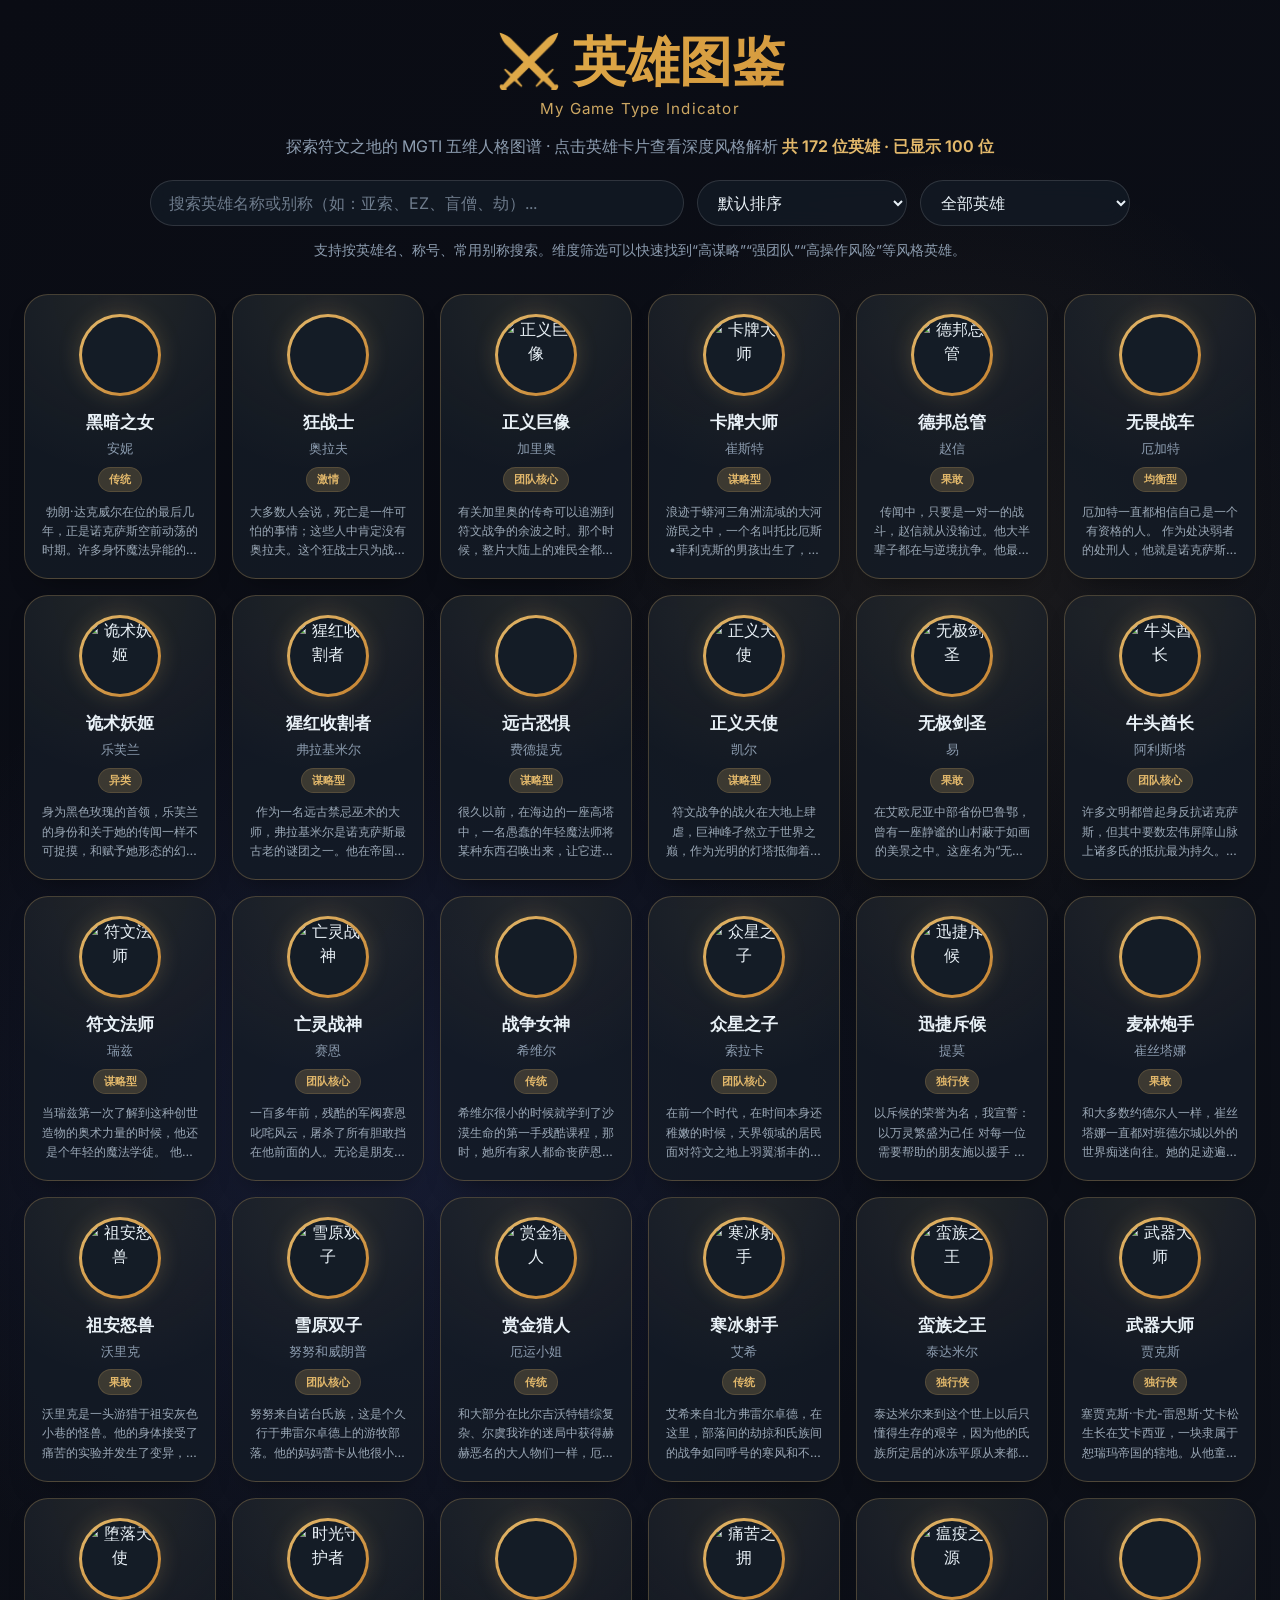
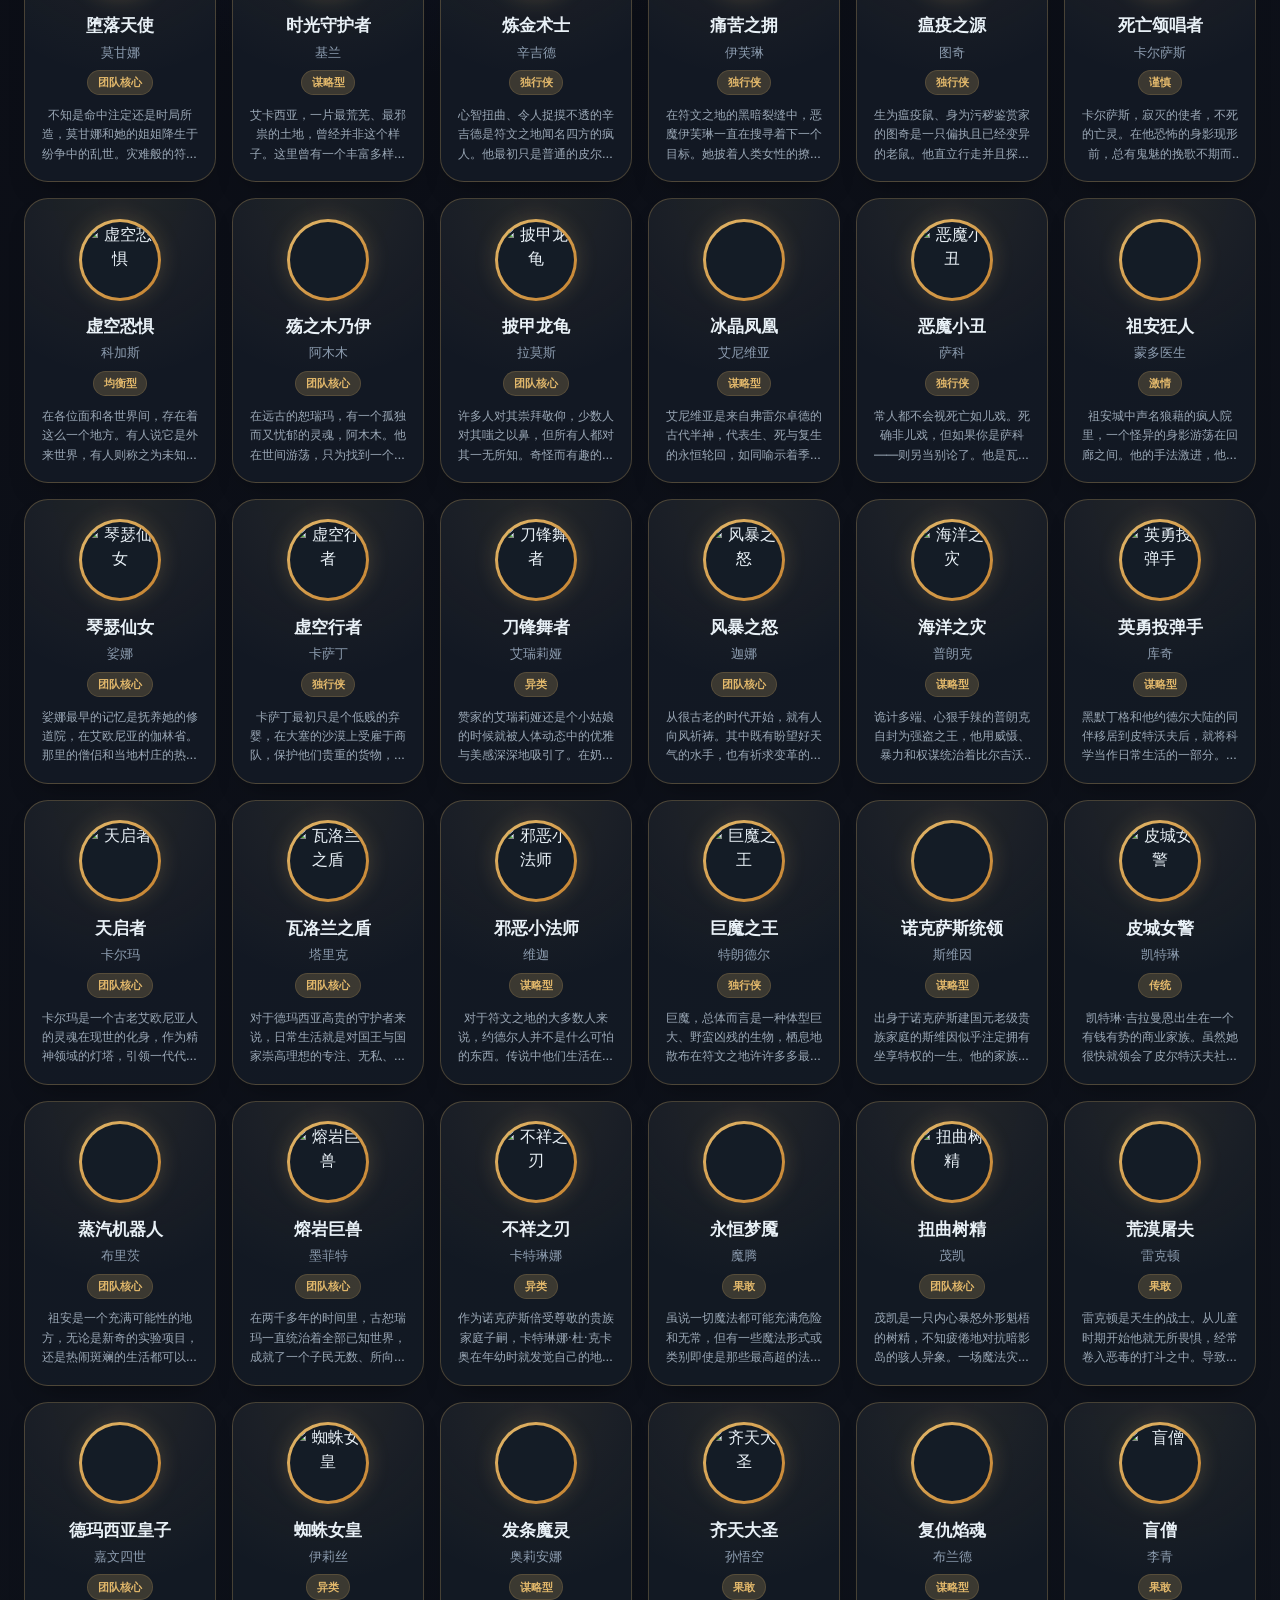
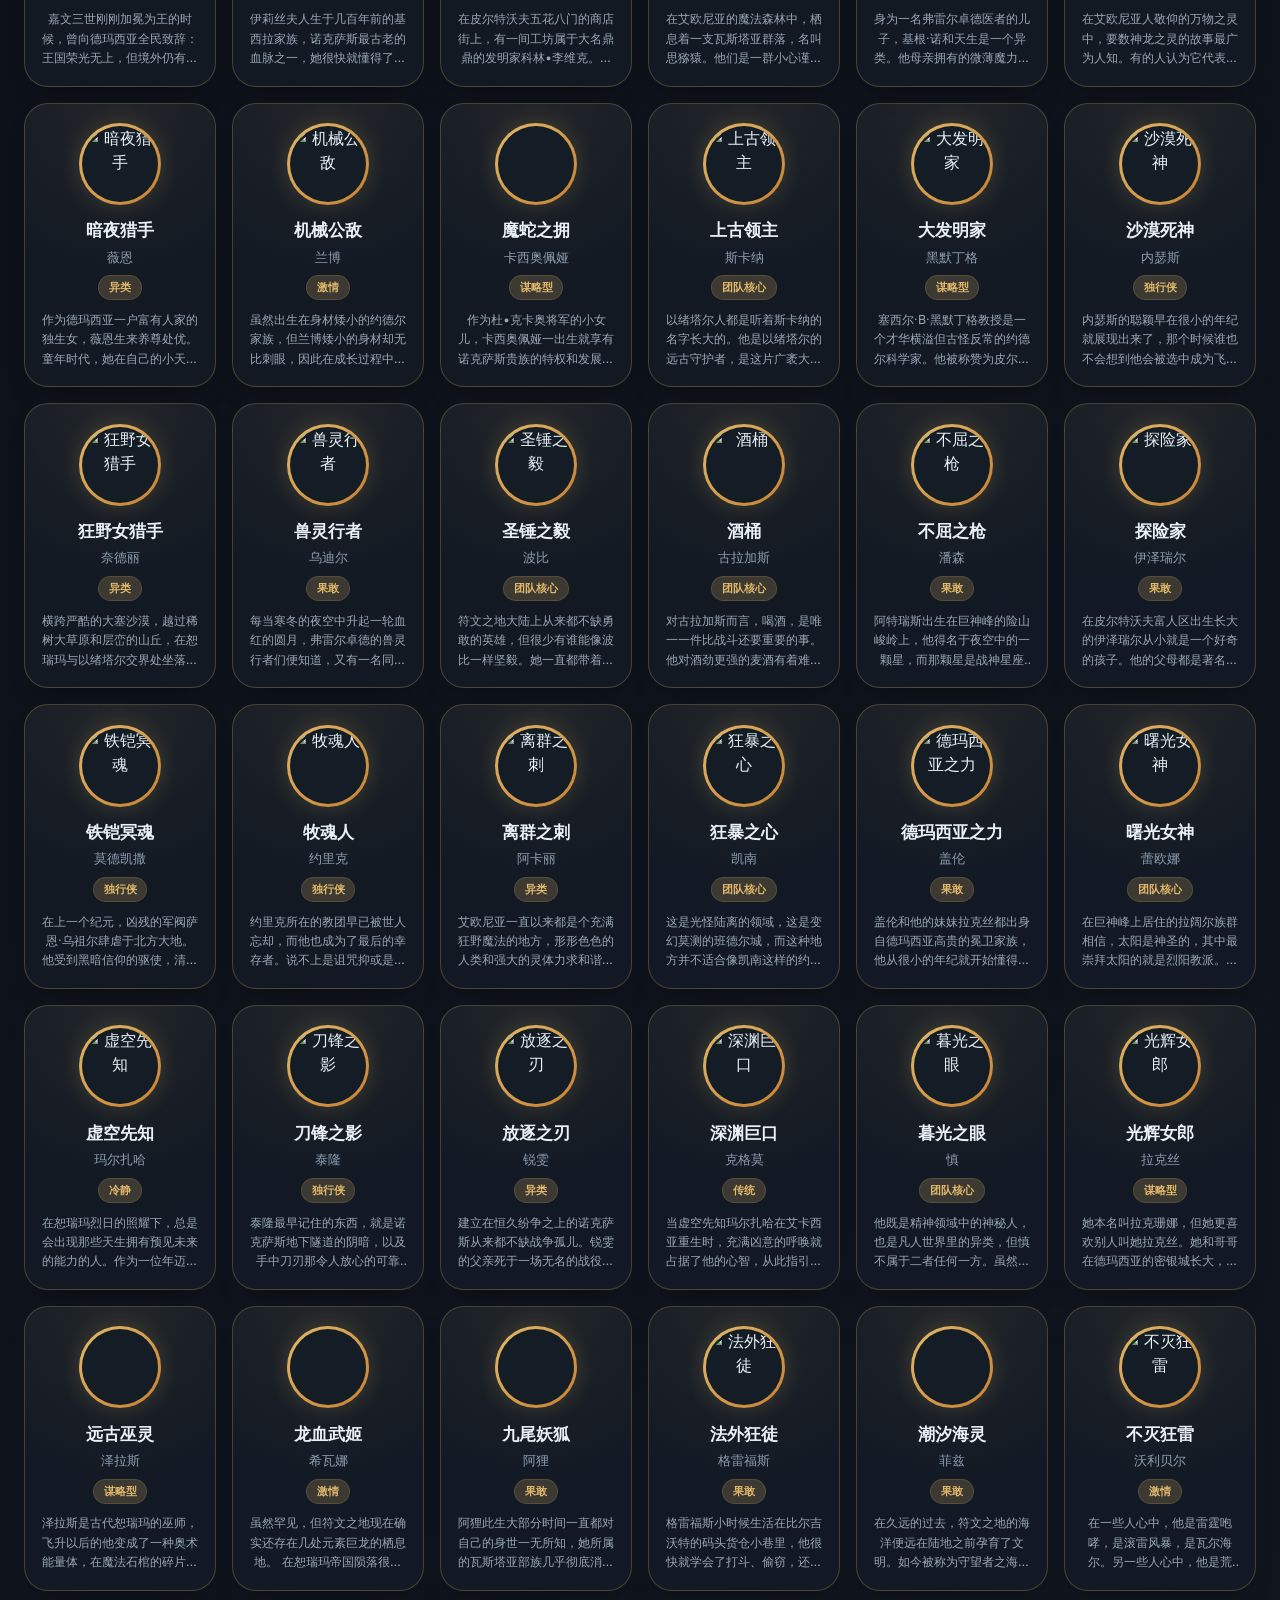
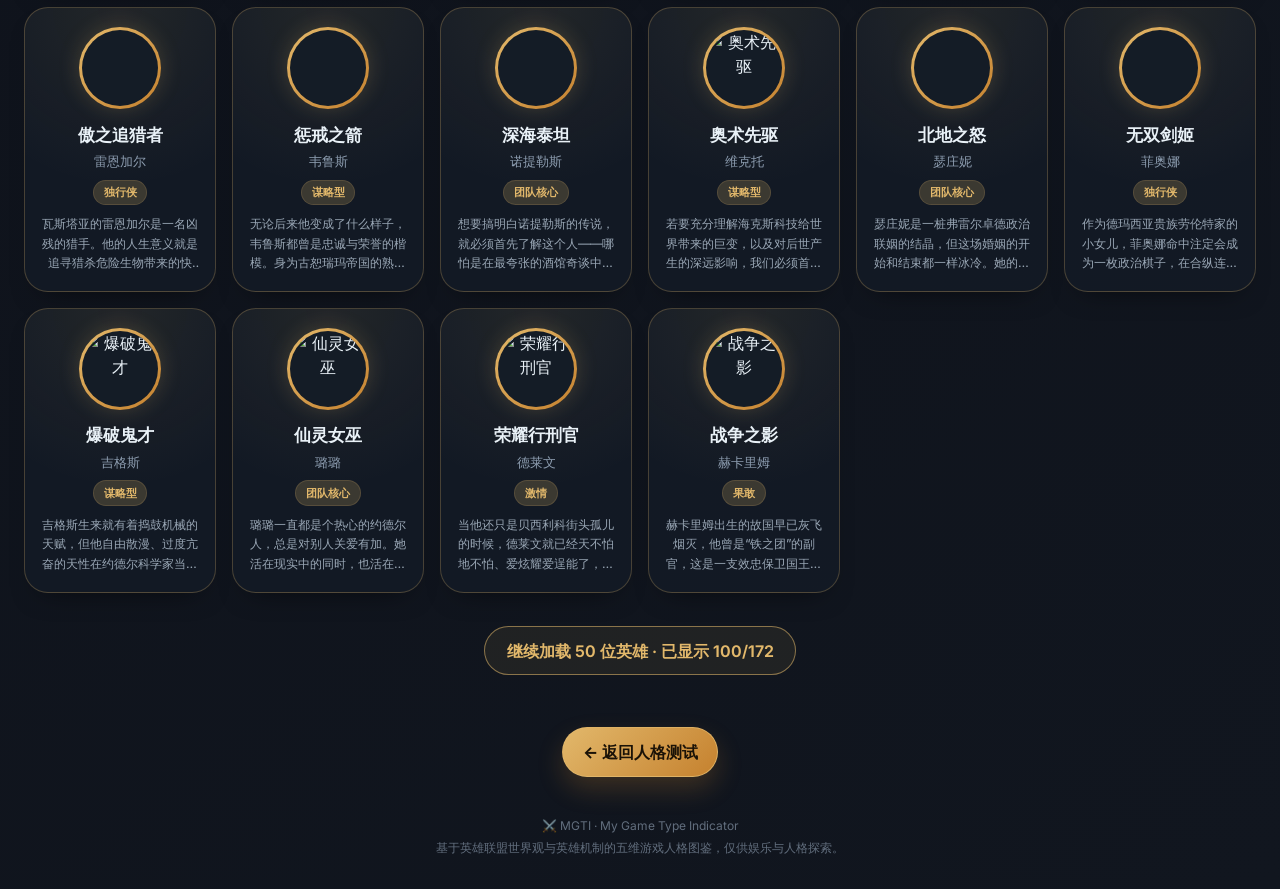
<file: catalog.html>
<!DOCTYPE html>
<html lang="zh-CN">

<head>
  <meta charset="UTF-8">
  <meta name="viewport" content="width=device-width, initial-scale=1.0, viewport-fit=cover, user-scalable=yes">
  <meta name="description"
    content="英雄联盟 MGTI 英雄图鉴 - 基于 My Game Type Indicator 五维游戏人格体系，探索符文之地英雄的战术风格、团队角色、情绪反应、决策速度与英雄偏好。">
  <meta name="keywords" content="英雄联盟,MGTI,My Game Type Indicator,人格测试,英雄图鉴,本命英雄,符文之地,游戏人格,LOL英雄图鉴,英雄风格筛选">
  <meta name="author" content="MGTI Project">
  <meta name="robots" content="index,follow">
  <meta name="theme-color" content="#0a0c14">
  <meta name="color-scheme" content="dark light">
  <meta name="format-detection" content="telephone=no">

  <meta property="og:site_name" content="MGTI · My Game Type Indicator">
  <meta property="og:title" content="英雄图鉴 · MGTI · 探索人格与英雄的共鸣">
  <meta property="og:description" content="查看英雄联盟英雄的 MGTI 五维人格画像，按 TAC / TEA / EMO / DEC / PRE 筛选英雄风格。">
  <meta property="og:type" content="website">
  <meta property="og:locale" content="zh_CN">
  <meta property="og:url" content="/MGTI/catalog.html">
  <meta property="og:image" content="/MGTI/assets/og/mgti-og.png">
  <meta property="og:image:width" content="1200">
  <meta property="og:image:height" content="630">
  <meta property="og:image:alt" content="MGTI 英雄联盟五维英雄图鉴封面图">

  <meta name="twitter:card" content="summary_large_image">
  <meta name="twitter:title" content="MGTI · 英雄图鉴">
  <meta name="twitter:description" content="查看英雄五维画像，筛选与你风格接近的英雄。">
  <meta name="twitter:image" content="/MGTI/assets/og/mgti-og.png">

  <title>英雄图鉴 · MGTI · 探索人格与英雄的共鸣</title>

  <link rel="canonical" href="/MGTI/catalog.html">
  <link rel="manifest" href="manifest.json">
  <link rel="icon" type="image/png" sizes="192x192" href="assets/icons/icon-192.png">
  <link rel="apple-touch-icon" href="assets/icons/icon-192.png">
  <link rel="stylesheet" href="frontend/css/style.css">
  <link rel="preconnect" href="https://fonts.googleapis.com">
  <link rel="preconnect" href="https://fonts.gstatic.com" crossorigin>
  <link
    href="https://fonts.googleapis.com/css2?family=Inter:opsz,wght@14..32,300;14..32,400;14..32,600;14..32,700;14..32,800&display=swap"
    rel="stylesheet">

  <script src="frontend/js/config.js" defer></script>
  <script src="frontend/js/data.js" defer></script>
  <script src="frontend/js/catalog.js" defer></script>
</head>

<body data-page="catalog">
  <div class="app-container catalog-page">
    <header class="catalog-header">
      <h1>⚔️ 英雄图鉴</h1>
      <div class="mgti-subtitle">My Game Type Indicator</div>
      <p>
        探索符文之地的 MGTI 五维人格图谱 · 点击英雄卡片查看深度风格解析
        <span class="result-count" aria-live="polite"></span>
      </p>

      <div class="filter-bar" role="search" aria-label="英雄筛选与排序">
        <input type="text" id="search-input" class="search-input" placeholder="搜索英雄名称或别称（如：亚索、EZ、盲僧、劫）..."
          autocomplete="off" aria-label="搜索英雄名称或别称" inputmode="search">

        <select id="sort-filter" class="sort-filter" aria-label="选择英雄排序维度">
          <option value="default">默认排序</option>
          <option value="dominant">风格鲜明度</option>
          <option value="TAC">战术风格</option>
          <option value="TEA">团队角色</option>
          <option value="EMO">情绪反应</option>
          <option value="DEC">决策速度</option>
          <option value="PRE">英雄偏好</option>
        </select>

        <select id="dim-filter" class="dim-filter sort-filter" aria-label="按 MGTI 维度倾向筛选英雄">
          <option value="all">全部英雄</option>
          <option value="balanced">五维均衡型</option>
          <option value="extreme">风格鲜明型</option>
          <option value="TAC_high">战术风格｜谋略型 &gt; +0.5</option>
          <option value="TAC_low">战术风格｜直觉型 &lt; -0.5</option>
          <option value="TEA_high">团队角色｜团队核心 &gt; +0.5</option>
          <option value="TEA_low">团队角色｜独行侠 &lt; -0.5</option>
          <option value="EMO_high">情绪反应｜激情型 &gt; +0.5</option>
          <option value="EMO_low">情绪反应｜冷静型 &lt; -0.5</option>
          <option value="DEC_high">决策速度｜果敢型 &gt; +0.5</option>
          <option value="DEC_low">决策速度｜谨慎型 &lt; -0.5</option>
          <option value="PRE_high">英雄偏好｜高风险型 &gt; +0.5</option>
          <option value="PRE_low">英雄偏好｜传统型 &lt; -0.5</option>
        </select>
      </div>

      <div class="catalog-hint" style="margin-top: 0.9rem; color: #8d9db0; font-size: 0.85rem; line-height: 1.6;">
        支持按英雄名、称号、常用别称搜索。维度筛选可以快速找到“高谋略”“强团队”“高操作风险”等风格英雄。
      </div>
    </header>

    <main>
      <section id="champion-grid" class="champion-grid" aria-live="polite" aria-label="英雄图鉴列表">
        <div class="loading">✨ 正在召唤英雄，请稍候...</div>
      </section>

      <div class="back-home">
        <a href="index.html" class="btn-primary" data-track="back_to_test">← 返回人格测试</a>
      </div>
    </main>

    <footer class="catalog-footer" style="text-align: center; margin-top: 2.5rem; font-size: 0.75rem; opacity: 0.65;">
      <p>⚔️ MGTI · My Game Type Indicator</p>
      <p>基于英雄联盟世界观与英雄机制的五维游戏人格图鉴，仅供娱乐与人格探索。</p>
    </footer>
  </div>

  <noscript>
    <div style="padding: 1rem; text-align: center; color: #e2b86b;">
      本页面需要启用 JavaScript 才能加载英雄图鉴。
    </div>
  </noscript>

  <script>
    (function registerMGTIServiceWorker() {
      if (!("serviceWorker" in navigator)) return;
      if (window.location.protocol === "file:") return;

      window.addEventListener("load", function () {
        navigator.serviceWorker.register("./sw.js").catch(function (error) {
          console.warn("[MGTI] Service Worker 注册失败：", error);
        });
      });
    })();
  </script>
</body>

</html>
</file>
<file: frontend/css/style.css>
/* =========================================================
   MGTI · My Game Type Indicator
   英雄联盟五维游戏人格测试
   Global Style Sheet
   Updated: contrast / loading / mobile touch / share / future UI states
   ========================================================= */

/* ==================== CSS Variables ==================== */
:root {
  --bg-0: #070a11;
  --bg-1: #0a0c14;
  --bg-2: #11161f;
  --bg-3: #141c26;
  --bg-4: #1b2633;

  /* 卡片区分度增强：低亮度屏幕下也能看出层级 */
  --card-bg: rgba(30, 38, 48, 0.92);
  --card-bg-soft: rgba(30, 38, 48, 0.7);
  --card-border: rgba(226, 184, 107, 0.25);
  --card-border-strong: rgba(226, 184, 107, 0.54);
  --card-glow: rgba(226, 184, 107, 0.16);
  --surface-hover: rgba(255, 255, 255, 0.075);
  --surface-active: rgba(226, 184, 107, 0.18);

  --text-main: #e9f1f7;
  --text-sub: #c0cfdf;
  --text-muted: #8d9db0;
  --text-faint: #667386;

  --gold: #e2b86b;
  --gold-strong: #f0c45a;
  --gold-dark: #c5812e;
  --gold-soft: rgba(226, 184, 107, 0.2);
  --gold-soft-2: rgba(226, 184, 107, 0.12);

  --blue-soft: rgba(80, 100, 200, 0.15);
  --danger: #ff6b6b;
  --danger-soft: rgba(255, 107, 107, 0.14);
  --success: #7ddc9b;
  --success-soft: rgba(125, 220, 155, 0.14);
  --info: #8fb9ff;
  --info-soft: rgba(143, 185, 255, 0.13);

  --shadow-soft: 0 20px 35px -12px rgba(0, 0, 0, 0.45);
  --shadow-strong: 0 28px 60px rgba(0, 0, 0, 0.55);

  --radius-sm: 12px;
  --radius-md: 18px;
  --radius-lg: 24px;
  --radius-xl: 32px;
  --radius-pill: 999px;

  --container-width: 1280px;
  --content-width: 740px;

  --ease-out: cubic-bezier(0.2, 0.9, 0.4, 1.1);
  --ease-soft: cubic-bezier(0.22, 1, 0.36, 1);
  --focus-ring: 0 0 0 4px rgba(226, 184, 107, 0.14);
}


/* ==================== Reset ==================== */
* {
  margin: 0;
  padding: 0;
  box-sizing: border-box;
}

html {
  min-height: 100%;
  scroll-behavior: smooth;
}

body {
  min-height: 100vh;
  font-family: "Inter", "PingFang SC", "Microsoft YaHei", "Helvetica Neue", Arial, sans-serif;
  background:
    radial-gradient(circle at 30% 20%, rgba(80, 100, 200, 0.16), transparent 34rem),
    radial-gradient(circle at 75% 10%, rgba(226, 184, 107, 0.08), transparent 26rem),
    linear-gradient(145deg, var(--bg-1) 0%, var(--bg-2) 100%);
  color: var(--text-main);
  line-height: 1.5;
  overflow-x: hidden;
}

img {
  max-width: 100%;
  display: block;
}

button,
input,
select,
textarea {
  font: inherit;
}

button,
a {
  -webkit-tap-highlight-color: transparent;
}

a {
  color: inherit;
}

::selection {
  background: rgba(226, 184, 107, 0.35);
  color: #fff;
}

/* ==================== Layout ==================== */
.app-container {
  max-width: var(--container-width);
  margin: 0 auto;
  padding: 2rem 1.5rem;
  position: relative;
}

.content-wrapper {
  position: relative;
  z-index: 2;
  max-width: var(--content-width);
  margin: 0 auto;
}

.view {
  width: 100%;
}

.view.active {
  display: block;
}

.hero-bg {
  position: fixed;
  inset: 0;
  background:
    radial-gradient(circle at 30% 20%, rgba(80, 100, 200, 0.15), transparent 70%),
    radial-gradient(circle at 70% 75%, rgba(226, 184, 107, 0.06), transparent 56%);
  pointer-events: none;
  z-index: 0;
  animation: bgPulse 12s ease-in-out infinite;
}

/* ==================== Brand ==================== */
.brand {
  text-align: center;
  margin-bottom: 2rem;
  animation: fadeInDown 0.6s ease;
}

.brand h1 {
  font-size: clamp(2.7rem, 8vw, 4.4rem);
  font-weight: 800;
  line-height: 1;
  background: linear-gradient(135deg, var(--gold-strong), var(--gold-dark));
  -webkit-background-clip: text;
  background-clip: text;
  color: transparent;
  letter-spacing: -0.05em;
  text-shadow: 0 0 30px rgba(226, 184, 107, 0.18);
}

.brand p {
  color: var(--text-muted);
  font-size: 1rem;
  margin-top: 0.55rem;
}

.brand-sub,
.mgti-subtitle {
  margin-top: 0.5rem;
  color: var(--gold);
  font-size: 0.95rem;
  letter-spacing: 0.08em;
  opacity: 0.9;
}

/* ==================== Cards ==================== */
.question-card,
.result-card {
  background: var(--card-bg);
  backdrop-filter: blur(14px);
  border-radius: var(--radius-xl);
  padding: 2rem 2rem 2.4rem;
  border: 1px solid var(--card-border);
  box-shadow: var(--shadow-soft);
  transition: transform 0.25s ease, border-color 0.25s ease, box-shadow 0.25s ease;
  animation: fadeInUp 0.5s var(--ease-out);
}

.question-card:hover,
.result-card:hover {
  border-color: var(--card-border-strong);
  box-shadow: 0 24px 48px -26px rgba(0, 0, 0, 0.72), 0 0 0 1px rgba(226, 184, 107, 0.04);
}

.intro-card {
  animation: fadeInUp 0.45s ease;
  text-align: left;
}

.loading {
  width: 100%;
  padding: 2rem 1rem;
  text-align: center;
  color: var(--gold);
  font-size: 1rem;
  opacity: 0.95;
}

.loading::before {
  content: "⚔️";
  display: inline-block;
  margin-right: 0.45rem;
  transform-origin: 50% 50%;
  animation: spin 1s linear infinite;
}

.champion-grid > .loading {
  grid-column: 1 / -1;
  min-height: 180px;
  display: flex;
  align-items: center;
  justify-content: center;
  border-radius: var(--radius-xl);
  border: 1px dashed rgba(226, 184, 107, 0.22);
  background: rgba(30, 38, 48, 0.52);
}

/* ==================== Progress ==================== */
.progress-wrap {
  margin-bottom: 1.4rem;
}

.progress-meta {
  display: flex;
  justify-content: space-between;
  align-items: center;
  margin-bottom: 0.6rem;
  color: var(--text-muted);
  font-size: 0.85rem;
}

.progress-bar-bg {
  width: 100%;
  height: 8px;
  background: rgba(255, 255, 255, 0.08);
  border-radius: var(--radius-pill);
  overflow: hidden;
}

.progress-bar-fill {
  height: 100%;
  background: linear-gradient(90deg, var(--gold), var(--gold-dark));
  border-radius: var(--radius-pill);
  transition: width 0.25s ease;
}

/* ==================== Question ==================== */
.dimension-pill {
  text-align: center;
  margin-bottom: 1rem;
}

.dimension-pill span {
  display: inline-flex;
  align-items: center;
  gap: 0.35rem;
  padding: 0.35rem 0.8rem;
  border-radius: var(--radius-pill);
  background: rgba(226, 184, 107, 0.14);
  border: 1px solid rgba(226, 184, 107, 0.35);
  color: var(--gold);
  font-size: 0.8rem;
}

.question-text {
  font-size: clamp(1.35rem, 4vw, 1.75rem);
  font-weight: 650;
  margin-bottom: 2rem;
  line-height: 1.35;
  text-align: left;
  text-wrap: pretty;
  color: var(--text-main);
}

.options-list {
  display: flex;
  flex-wrap: wrap;
  justify-content: center;
  gap: 0.8rem;
  margin-bottom: 2rem;
}

.option-btn {
  min-width: 104px;
  min-height: 48px;
  padding: 0.82rem 1.2rem;
  border-radius: 60px;
  border: 1px solid rgba(255, 255, 255, 0.15);
  background: rgba(255, 255, 255, 0.05);
  color: #eef4ff;
  font-size: 0.9rem;
  font-weight: 520;
  text-align: center;
  cursor: pointer;
  touch-action: manipulation;
  transition: transform 0.2s ease, background 0.2s ease, border-color 0.2s ease, box-shadow 0.2s ease;
}

.option-btn:hover {
  background: rgba(210, 180, 100, 0.2);
  border-color: var(--gold);
  transform: translateY(-2px);
  box-shadow: 0 10px 22px rgba(0, 0, 0, 0.22), var(--focus-ring);
}

.option-btn:focus-visible {
  outline: none;
  border-color: var(--gold);
  box-shadow: var(--focus-ring);
}

.option-btn.is-selected,
.option-btn[aria-pressed="true"] {
  background: linear-gradient(135deg, rgba(226, 184, 107, 0.25), rgba(197, 129, 46, 0.18));
  border-color: rgba(226, 184, 107, 0.75);
  color: #fff8e8;
}

.option-btn:active {
  transform: scale(0.96);
  background: rgba(210, 180, 100, 0.34);
}

.question-actions {
  display: flex;
  justify-content: center;
  gap: 0.8rem;
}

/* ==================== Buttons ==================== */
.btn-primary,
.btn-outline {
  display: inline-flex;
  align-items: center;
  justify-content: center;
  min-height: 44px;
  padding: 0.75rem 1.2rem;
  border-radius: var(--radius-pill);
  text-decoration: none;
  cursor: pointer;
  transition: transform 0.2s ease, background 0.2s ease, border-color 0.2s ease, box-shadow 0.2s ease, opacity 0.2s ease;
  user-select: none;
}

.btn-primary {
  border: 1px solid rgba(226, 184, 107, 0.82);
  background: linear-gradient(135deg, var(--gold), var(--gold-dark));
  color: #1a1207;
  font-weight: 750;
  box-shadow: 0 12px 26px rgba(197, 129, 46, 0.24);
}

.btn-primary:hover {
  transform: translateY(-2px);
  box-shadow: 0 16px 32px rgba(197, 129, 46, 0.3);
}

.btn-primary:focus-visible,
.btn-outline:focus-visible,
.search-input:focus-visible,
.sort-filter:focus-visible,
.dim-filter:focus-visible {
  outline: none;
  box-shadow: var(--focus-ring);
}

.btn-outline {
  border: 1px solid rgba(226, 184, 107, 0.55);
  background: rgba(226, 184, 107, 0.07);
  color: var(--gold);
  font-weight: 620;
}

.btn-outline:hover {
  transform: translateY(-2px);
  background: rgba(226, 184, 107, 0.16);
  border-color: rgba(226, 184, 107, 0.9);
}

.btn-primary:disabled,
.btn-outline:disabled,
button:disabled {
  opacity: 0.45;
  cursor: not-allowed;
  transform: none;
}

.nav-links {
  display: flex;
  justify-content: center;
  gap: 0.85rem;
  margin-top: 1.6rem;
  flex-wrap: wrap;
}

.back-home {
  display: flex;
  justify-content: center;
  margin-top: 2rem;
}

/* ==================== Result ==================== */
.result-content {
  animation: fadeInUp 0.45s var(--ease-soft);
  text-align: left;
}

.result-hero {
  text-align: center;
}

.hero-avatar-wrap {
  display: flex;
  justify-content: center;
  margin-bottom: 1rem;
}

.hero-avatar {
  width: 108px;
  height: 108px;
  object-fit: cover;
  border-radius: 50%;
  border: 2px solid var(--gold);
  box-shadow: 0 0 24px rgba(226, 184, 107, 0.35);
}

.result-label {
  color: var(--text-muted);
  font-size: 0.85rem;
  margin-bottom: 0.35rem;
}

.result-section {
  margin-top: 1.2rem;
}

.result-section h3 {
  font-size: 1.05rem;
  color: var(--text-main);
  margin-bottom: 0.8rem;
}

.result-section p {
  color: var(--text-sub);
  line-height: 1.8;
}

.result-actions {
  display: flex;
  flex-wrap: wrap;
  justify-content: center;
  gap: 0.8rem;
  margin-top: 1.6rem;
}

#share-result-btn {
  position: relative;
  overflow: hidden;
  background: rgba(0, 0, 0, 0.3);
  border: 1px solid transparent;
  border-image: linear-gradient(45deg, var(--gold), var(--gold-dark)) 1;
  color: #ffe4a5;
}

#share-result-btn::before {
  content: "🔗";
  margin-right: 0.4rem;
  filter: drop-shadow(0 0 8px rgba(226, 184, 107, 0.28));
}

#share-result-btn::after {
  content: "";
  position: absolute;
  inset: 0;
  background: linear-gradient(110deg, transparent 0%, rgba(255, 255, 255, 0.12) 45%, transparent 70%);
  transform: translateX(-120%);
  transition: transform 0.45s ease;
  pointer-events: none;
}

#share-result-btn:hover::after {
  transform: translateX(120%);
}

/* ==================== Catalog Page ==================== */
.catalog-page {
  max-width: 1340px;
}

.catalog-header {
  text-align: center;
  margin-bottom: 2rem;
  animation: fadeInDown 0.55s ease;
}

.catalog-header h1 {
  font-size: clamp(2.1rem, 5vw, 3.3rem);
  font-weight: 800;
  line-height: 1.1;
  background: linear-gradient(135deg, var(--gold-strong), var(--gold-dark));
  -webkit-background-clip: text;
  background-clip: text;
  color: transparent;
}

.catalog-header p {
  margin-top: 0.8rem;
  color: var(--text-muted);
}

.catalog-footer {
  color: var(--text-muted);
}

.filter-bar {
  display: grid;
  grid-template-columns: minmax(220px, 1fr) minmax(160px, 220px);
  gap: 0.8rem;
  max-width: 840px;
  margin: 1.4rem auto 0;
}

.search-input,
.sort-filter,
.dim-filter {
  width: 100%;
  min-height: 46px;
  border-radius: var(--radius-pill);
  border: 1px solid rgba(255, 255, 255, 0.13);
  background: rgba(20, 28, 38, 0.74);
  color: var(--text-main);
  outline: none;
  backdrop-filter: blur(10px);
  transition: border-color 0.2s ease, box-shadow 0.2s ease, background 0.2s ease;
}

.search-input {
  padding: 0 1.1rem;
}

.search-input::placeholder {
  color: rgba(141, 157, 176, 0.75);
}

.sort-filter,
.dim-filter {
  padding: 0 1rem;
  cursor: pointer;
}

.search-input:focus,
.sort-filter:focus,
.dim-filter:focus {
  border-color: rgba(226, 184, 107, 0.72);
  box-shadow: 0 0 0 4px rgba(226, 184, 107, 0.1);
  background: rgba(20, 28, 38, 0.92);
}

/* 兼容旧 HTML 或旧 JS 里可能仍然出现的类名 */
.mbti-filter {
  width: 100%;
  min-height: 46px;
  border-radius: var(--radius-pill);
  border: 1px solid rgba(255, 255, 255, 0.13);
  background: rgba(20, 28, 38, 0.74);
  color: var(--text-main);
  outline: none;
  padding: 0 1rem;
  cursor: pointer;
}

/* ==================== Champion Grid ==================== */
.champion-grid {
  position: relative;
  z-index: 1;
  display: grid;
  grid-template-columns: repeat(auto-fill, minmax(168px, 1fr));
  gap: 1rem;
  min-height: 220px;
  animation: fadeInUp 0.5s ease;
}

.champion-card {
  position: relative;
  min-height: 258px;
  padding: 1.2rem 1rem 1.15rem;
  border-radius: var(--radius-lg);
  border: 1px solid var(--card-border);
  background:
    radial-gradient(circle at 50% 0%, rgba(226, 184, 107, 0.08), transparent 60%),
    rgba(20, 28, 38, 0.82);
  box-shadow: 0 14px 28px -18px rgba(0, 0, 0, 0.65);
  text-align: center;
  overflow: hidden;
  cursor: pointer;
  transition:
    transform 0.22s ease,
    border-color 0.22s ease,
    box-shadow 0.22s ease,
    background 0.22s ease;
}

.champion-card::before {
  content: "";
  position: absolute;
  inset: 0;
  background: linear-gradient(135deg, rgba(226, 184, 107, 0.12), transparent 45%);
  opacity: 0;
  transition: opacity 0.22s ease;
  pointer-events: none;
}

.champion-card:hover {
  transform: translateY(-5px);
  border-color: rgba(226, 184, 107, 0.48);
  box-shadow: 0 22px 44px -24px rgba(0, 0, 0, 0.9), 0 0 0 1px rgba(226, 184, 107, 0.06);
}

.champion-card:focus-visible {
  outline: none;
  border-color: var(--gold);
  box-shadow: 0 22px 44px -24px rgba(0, 0, 0, 0.9), var(--focus-ring);
}

.champion-card.is-hidden {
  display: none;
}

.champion-card:hover::before {
  opacity: 1;
}

.champion-avatar {
  width: 82px;
  height: 82px;
  margin: 0 auto 0.85rem;
  border-radius: 50%;
  padding: 3px;
  background: linear-gradient(135deg, var(--gold), var(--gold-dark));
  box-shadow: 0 0 22px rgba(226, 184, 107, 0.2);
}

.champion-avatar img {
  width: 100%;
  height: 100%;
  border-radius: 50%;
  object-fit: cover;
  background: var(--bg-3);
}

.champion-name {
  font-size: 1.05rem;
  font-weight: 750;
  color: var(--text-main);
  margin-bottom: 0.25rem;
}

.champion-title {
  min-height: 1.15rem;
  color: var(--text-muted);
  font-size: 0.82rem;
  margin-bottom: 0.45rem;
}

.story-snippet {
  margin-top: 0.6rem;
  color: rgba(192, 207, 223, 0.78);
  font-size: 0.78rem;
  line-height: 1.55;
  display: -webkit-box;
  -webkit-line-clamp: 3;
  line-clamp: 3;
  -webkit-box-orient: vertical;
  overflow: hidden;
}

/* ==================== Dimension Tags ==================== */
.champion-tags {
  display: flex;
  justify-content: center;
  gap: 0.4rem;
  margin: 0.5rem 0;
  flex-wrap: wrap;
}

.tag {
  display: inline-flex;
  align-items: center;
  justify-content: center;
  min-height: 24px;
  border-radius: 20px;
  padding: 0.2rem 0.6rem;
  background: rgba(226, 184, 107, 0.2);
  border: 1px solid rgba(226, 184, 107, 0.16);
  color: var(--gold);
  font-size: 0.7rem;
  font-weight: 620;
  white-space: nowrap;
}

/* 旧类名弃用。保留空样式避免旧缓存报错 */
.champion-mbti,
.mbti-badge {
  display: none;
}

/* ==================== Dimension Bars ==================== */
.dimension-bars {
  margin: 1rem 0;
}

.dimension-item {
  display: flex;
  align-items: center;
  margin-bottom: 0.6rem;
  gap: 0.5rem;
}

.dim-label {
  width: 70px;
  flex-shrink: 0;
  font-size: 0.8rem;
  color: var(--text-sub);
}

.dim-bar-bg {
  position: relative;
  flex: 1;
  height: 8px;
  background: #2a3a44;
  border-radius: 4px;
  overflow: hidden;
}

.dim-bar-bg::before {
  content: "";
  position: absolute;
  left: 50%;
  top: 0;
  width: 1px;
  height: 100%;
  background: rgba(255, 255, 255, 0.18);
  z-index: 2;
}

.dim-bar-fill {
  height: 100%;
  width: 0%;
  background: linear-gradient(90deg, var(--gold), var(--gold-dark));
  border-radius: 4px;
  transition: width 0.35s ease;
}

.dim-value {
  width: 42px;
  flex-shrink: 0;
  font-size: 0.8rem;
  text-align: right;
  color: var(--gold);
  font-variant-numeric: tabular-nums;
}

/* ==================== Modal ==================== */
.modal {
  position: fixed;
  inset: 0;
  z-index: 999;
  display: none;
  align-items: center;
  justify-content: center;
  padding: 1.2rem;
  background: rgba(0, 0, 0, 0.72);
  backdrop-filter: blur(10px);
  animation: fadeIn 0.2s ease;
}

.modal-content {
  position: relative;
  width: min(920px, 100%);
  max-height: min(86vh, 900px);
  overflow: auto;
  border-radius: var(--radius-xl);
  border: 1px solid rgba(255, 255, 255, 0.1);
  background:
    radial-gradient(circle at 50% 0%, rgba(226, 184, 107, 0.1), transparent 45%),
    rgba(16, 22, 31, 0.98);
  box-shadow: var(--shadow-strong);
  padding: 1.25rem;
  animation: modalIn 0.28s var(--ease-out);
}

.close-modal {
  position: sticky;
  top: 0;
  left: calc(100% - 36px);
  z-index: 5;
  display: inline-flex;
  align-items: center;
  justify-content: center;
  width: 34px;
  height: 34px;
  margin-left: auto;
  border-radius: 50%;
  background: rgba(0, 0, 0, 0.42);
  border: 1px solid rgba(255, 255, 255, 0.1);
  color: var(--text-main);
  font-size: 1.45rem;
  line-height: 1;
  cursor: pointer;
  transition: background 0.2s ease, color 0.2s ease, transform 0.2s ease;
}

.close-modal:hover {
  background: rgba(226, 184, 107, 0.18);
  color: var(--gold);
  transform: rotate(90deg);
}

.modal-splash {
  width: 100%;
  aspect-ratio: 16 / 7;
  border-radius: 22px;
  overflow: hidden;
  margin-bottom: 1rem;
  background: var(--bg-3);
}

.modal-splash img {
  width: 100%;
  height: 100%;
  object-fit: cover;
}

#modal-body h2 {
  margin-top: 0.4rem;
  font-size: clamp(1.8rem, 4vw, 2.45rem);
  color: var(--gold-strong);
}

#modal-body>p {
  color: var(--text-sub);
  margin-top: 0.4rem;
}

.analysis-section {
  margin-top: 1.15rem;
  padding: 1rem;
  border-radius: var(--radius-lg);
  border: 1px solid rgba(255, 255, 255, 0.07);
  background: rgba(255, 255, 255, 0.035);
}

.analysis-section h3 {
  margin-bottom: 0.7rem;
  color: var(--text-main);
  font-size: 1.05rem;
}

.analysis-section p {
  color: var(--text-sub);
  line-height: 1.75;
}

.advice {
  margin-top: 0.9rem;
  padding: 0.9rem 1rem;
  border-radius: var(--radius-md);
  background: rgba(226, 184, 107, 0.08);
  border: 1px solid rgba(226, 184, 107, 0.18);
  color: var(--text-sub);
  line-height: 1.7;
}


/* ==================== Result Explanation & Consistency ==================== */
.dimension-explanation,
#dimension-explanation {
  margin-top: 1rem;
  padding: 1rem;
  border-radius: var(--radius-lg);
  border: 1px solid rgba(226, 184, 107, 0.18);
  background:
    linear-gradient(135deg, rgba(226, 184, 107, 0.08), rgba(255, 255, 255, 0.035));
  color: var(--text-sub);
}

.dimension-explanation h4,
#dimension-explanation h4 {
  margin-bottom: 0.65rem;
  color: var(--gold-strong);
  font-size: 0.95rem;
}

.dimension-explanation-list {
  display: grid;
  gap: 0.55rem;
}

.dimension-explanation-item {
  display: grid;
  grid-template-columns: 72px 1fr;
  gap: 0.65rem;
  align-items: start;
  padding: 0.65rem 0.7rem;
  border-radius: var(--radius-md);
  background: rgba(255, 255, 255, 0.038);
  border: 1px solid rgba(255, 255, 255, 0.06);
}

.dimension-explanation-item strong {
  color: var(--gold);
  font-size: 0.86rem;
}

.dimension-explanation-item span {
  color: var(--text-sub);
  font-size: 0.86rem;
  line-height: 1.65;
}

.consistency-warning,
.answer-warning,
.mgti-warning {
  margin: 1rem 0;
  padding: 0.85rem 1rem;
  border-radius: var(--radius-lg);
  border: 1px solid rgba(255, 107, 107, 0.42);
  background: linear-gradient(135deg, var(--danger-soft), rgba(255, 255, 255, 0.03));
  color: #ffd2d2;
  line-height: 1.7;
}

.consistency-warning strong,
.answer-warning strong,
.mgti-warning strong {
  color: #ffb3b3;
}

.mgti-success {
  margin: 1rem 0;
  padding: 0.85rem 1rem;
  border-radius: var(--radius-lg);
  border: 1px solid rgba(125, 220, 155, 0.38);
  background: linear-gradient(135deg, var(--success-soft), rgba(255, 255, 255, 0.03));
  color: #d9ffe6;
  line-height: 1.7;
}

/* ==================== Generic Error / Empty States ==================== */
.mgti-error-card,
.error-card,
.empty-state {
  width: 100%;
  padding: 1.4rem 1.2rem;
  border-radius: var(--radius-xl);
  border: 1px solid rgba(255, 107, 107, 0.28);
  background:
    radial-gradient(circle at 50% 0%, rgba(255, 107, 107, 0.11), transparent 55%),
    rgba(30, 38, 48, 0.88);
  color: var(--text-sub);
  text-align: center;
  box-shadow: var(--shadow-soft);
}

.mgti-error-card h2,
.error-card h2,
.empty-state h2 {
  color: var(--text-main);
  margin-bottom: 0.5rem;
}

.mgti-error-card p,
.error-card p,
.empty-state p {
  color: var(--text-sub);
  line-height: 1.75;
}

/* ==================== Catalog Progressive Loading ==================== */
.catalog-load-more,
.load-more-wrap {
  grid-column: 1 / -1;
  display: flex;
  justify-content: center;
  margin: 1.1rem 0 0.2rem;
}

.load-more-btn,
#load-more-btn {
  min-height: 46px;
  padding: 0.72rem 1.35rem;
  border-radius: var(--radius-pill);
  border: 1px solid rgba(226, 184, 107, 0.55);
  background: rgba(226, 184, 107, 0.08);
  color: var(--gold);
  font-weight: 650;
  cursor: pointer;
  transition: transform 0.2s ease, background 0.2s ease, border-color 0.2s ease, box-shadow 0.2s ease;
}

.load-more-btn:hover,
#load-more-btn:hover {
  transform: translateY(-2px);
  background: rgba(226, 184, 107, 0.16);
  border-color: rgba(226, 184, 107, 0.85);
  box-shadow: var(--focus-ring);
}

.catalog-load-sentinel {
  grid-column: 1 / -1;
  min-height: 1px;
}

/* ==================== Future Radar / Compare Compatibility ==================== */
.compare-panel,
.hero-compare-panel,
.radar-panel {
  margin-top: 1rem;
  padding: 1rem;
  border-radius: var(--radius-lg);
  border: 1px solid rgba(226, 184, 107, 0.18);
  background: rgba(255, 255, 255, 0.035);
}

.compare-panel canvas,
.hero-compare-panel canvas,
.radar-panel canvas {
  max-width: 100%;
}

/* ==================== Toast ==================== */
#mgti-toast {
  position: fixed;
  left: 50%;
  bottom: 24px;
  transform: translateX(-50%);
  z-index: 9999;
  max-width: min(92vw, 520px);
  padding: 0.75rem 1rem;
  border-radius: var(--radius-pill);
  background: rgba(30, 38, 48, 0.96);
  border: 1px solid rgba(226, 184, 107, 0.62);
  color: var(--gold);
  box-shadow: 0 12px 30px rgba(0, 0, 0, 0.35);
  font-size: 0.9rem;
  line-height: 1.5;
  text-align: center;
  backdrop-filter: blur(12px);
  animation: toastIn 0.22s var(--ease-soft);
}

/* ==================== Footer ==================== */
footer {
  color: var(--text-muted);
}

footer p+p {
  margin-top: 0.25rem;
}

/* ==================== Scrollbar ==================== */
::-webkit-scrollbar {
  width: 10px;
}

::-webkit-scrollbar-track {
  background: rgba(255, 255, 255, 0.04);
}

::-webkit-scrollbar-thumb {
  background: rgba(226, 184, 107, 0.32);
  border-radius: 999px;
}

::-webkit-scrollbar-thumb:hover {
  background: rgba(226, 184, 107, 0.5);
}


/* ==================== Enhanced Form & Banner States ==================== */
.filter-bar:has(#dim-filter),
.filter-bar:has(.dim-filter) {
  grid-template-columns: minmax(220px, 1fr) minmax(150px, 210px) minmax(150px, 210px);
  max-width: 980px;
}

.result-count {
  color: var(--gold);
  font-weight: 650;
}

#resume-banner {
  color: var(--text-main);
  box-shadow: 0 14px 30px -18px rgba(226, 184, 107, 0.75);
}

#resume-banner button {
  min-height: 34px;
  touch-action: manipulation;
}

.intro-card > div {
  background: var(--card-bg-soft) !important;
  border-color: var(--card-border) !important;
  box-shadow: 0 18px 36px -28px rgba(0, 0, 0, 0.75);
}

/* 这些类名给后续 JS 扩展使用，不影响当前页面 */
.is-visually-hidden {
  position: absolute !important;
  width: 1px !important;
  height: 1px !important;
  padding: 0 !important;
  margin: -1px !important;
  overflow: hidden !important;
  clip: rect(0, 0, 0, 0) !important;
  white-space: nowrap !important;
  border: 0 !important;
}

.is-loading {
  pointer-events: none;
  opacity: 0.72;
}

.no-scroll {
  overflow: hidden;
}

/* ==================== Animations ==================== */
@keyframes bgPulse {
  0% {
    opacity: 0.55;
    transform: scale(1);
  }

  50% {
    opacity: 1;
    transform: scale(1.05);
  }

  100% {
    opacity: 0.55;
    transform: scale(1);
  }
}

@keyframes fadeInDown {
  from {
    opacity: 0;
    transform: translateY(-16px);
  }

  to {
    opacity: 1;
    transform: translateY(0);
  }
}

@keyframes fadeInUp {
  from {
    opacity: 0;
    transform: translateY(18px);
  }

  to {
    opacity: 1;
    transform: translateY(0);
  }
}

@keyframes fadeIn {
  from {
    opacity: 0;
  }

  to {
    opacity: 1;
  }
}

@keyframes spin {
  0% {
    transform: rotate(0deg);
  }

  100% {
    transform: rotate(360deg);
  }
}

@keyframes toastIn {
  from {
    opacity: 0;
    transform: translate(-50%, 12px);
  }

  to {
    opacity: 1;
    transform: translate(-50%, 0);
  }
}

@keyframes modalIn {
  from {
    opacity: 0;
    transform: translateY(18px) scale(0.985);
  }

  to {
    opacity: 1;
    transform: translateY(0) scale(1);
  }
}

/* ==================== Responsive ==================== */
@media (max-width: 900px) {
  .app-container {
    padding: 1.5rem 1rem;
  }

  .filter-bar,
  .filter-bar:has(#dim-filter),
  .filter-bar:has(.dim-filter) {
    grid-template-columns: 1fr;
    max-width: 640px;
  }

  .champion-grid {
    grid-template-columns: repeat(auto-fill, minmax(148px, 1fr));
  }
}

@media (max-width: 640px) {
  .app-container {
    padding: 1rem 0.85rem 1.5rem;
  }

  .brand {
    margin-bottom: 1.4rem;
  }

  .brand h1 {
    font-size: 3rem;
  }

  .brand p,
  .brand-sub {
    font-size: 0.9rem;
  }

  .intro-card {
    margin-bottom: 1rem !important;
  }

  .question-card,
  .result-card {
    border-radius: 24px;
    padding: 1.35rem 1rem 1.65rem;
  }

  .question-text {
    margin-bottom: 1.45rem;
  }

  .options-list {
    display: grid;
    grid-template-columns: 1fr;
    gap: 0.65rem;
    margin-bottom: 1.4rem;
  }

  .option-btn {
    width: 100%;
    min-height: 52px;
    padding: 0.9rem 1rem;
  }

  .nav-links,
  .result-actions,
  .question-actions {
    flex-direction: column;
  }

  .btn-primary,
  .btn-outline {
    width: 100%;
  }

  .catalog-header h1 {
    font-size: 2.4rem;
  }

  .catalog-header p {
    font-size: 0.9rem;
  }

  .champion-grid {
    grid-template-columns: repeat(2, minmax(0, 1fr));
    gap: 0.75rem;
  }

  .champion-card {
    min-height: 244px;
    padding: 1rem 0.7rem;
  }

  .champion-avatar {
    width: 72px;
    height: 72px;
  }

  .champion-name {
    font-size: 0.98rem;
  }

  .story-snippet {
    font-size: 0.74rem;
  }

  .modal {
    padding: 0.7rem;
  }

  .modal-content {
    border-radius: 24px;
    padding: 0.9rem;
    max-height: 90vh;
  }

  .modal-splash {
    aspect-ratio: 16 / 9;
    border-radius: 18px;
  }

  .analysis-section {
    padding: 0.85rem;
  }

  .dimension-item {
    gap: 0.4rem;
  }

  .dim-label {
    width: 62px;
    font-size: 0.76rem;
  }

  .dim-value {
    width: 38px;
    font-size: 0.76rem;
  }

  .dimension-explanation-item {
    grid-template-columns: 1fr;
    gap: 0.25rem;
  }

  #mgti-toast {
    bottom: 16px;
    border-radius: 18px;
  }
}

@media (max-width: 390px) {
  .champion-grid {
    grid-template-columns: 1fr;
  }

  .champion-card {
    min-height: unset;
  }
}

/* ==================== Accessibility ==================== */
@media (prefers-reduced-motion: reduce) {
  html {
    scroll-behavior: auto;
  }

  *,
  *::before,
  *::after {
    animation-duration: 0.001ms !important;
    animation-iteration-count: 1 !important;
    transition-duration: 0.001ms !important;
  }

  .hero-bg,
  .loading::before {
    animation: none;
  }
}

/* ==================== MGTI V3 Fun Layer ==================== */
.question-kicker {
  display: flex;
  align-items: center;
  justify-content: flex-start;
  flex-wrap: wrap;
  gap: 0.55rem;
  margin-bottom: 1rem;
}

.question-kicker .dimension-pill {
  margin-bottom: 0;
  text-align: left;
}

.meme-mini-badge,
.match-badge {
  display: inline-flex;
  align-items: center;
  width: fit-content;
  border-radius: var(--radius-pill);
  border: 1px solid rgba(226, 184, 107, 0.32);
  background: rgba(226, 184, 107, 0.1);
  color: #ffe1a0;
  padding: 0.35rem 0.72rem;
  font-size: 0.8rem;
  line-height: 1;
}

.question-hint {
  margin: -1.2rem 0 1.6rem;
  color: var(--text-muted);
  font-size: 0.88rem;
  line-height: 1.7;
  text-align: left;
}

.option-btn {
  display: inline-flex;
  align-items: center;
  justify-content: center;
  gap: 0.35rem;
  white-space: normal;
  line-height: 1.25;
}

.option-emoji {
  font-size: 1rem;
}

.meme-result-hero {
  text-align: left;
  border: 1px solid rgba(226, 184, 107, 0.18);
  background:
    radial-gradient(circle at 20% 0%, rgba(226, 184, 107, 0.15), transparent 34%),
    rgba(255, 255, 255, 0.035);
  border-radius: var(--radius-lg);
  padding: 1.2rem;
  margin-bottom: 1rem;
}

.result-meme-title {
  font-size: clamp(2rem, 7vw, 3.4rem);
  line-height: 1.05;
  letter-spacing: -0.06em;
  color: #f0c45a;
  margin: 0.15rem 0 0.45rem;
  text-align: left;
  text-wrap: balance;
}

.result-meme-subtitle,
.result-hero-title,
.muted-line {
  color: var(--text-sub);
  line-height: 1.8;
  text-align: left;
}

.result-hero-name {
  font-size: clamp(1.4rem, 4vw, 2rem);
  color: var(--text-main);
  margin: 0.2rem 0;
  text-align: left;
}

.meme-result-hero .hero-avatar-wrap {
  justify-content: flex-start;
  margin: 1rem 0;
}

.meme-roast-card,
.share-copy-card,
.consistency-warning,
.fun-warning {
  border: 1px solid rgba(226, 184, 107, 0.2);
  background: rgba(255, 255, 255, 0.04);
  border-radius: var(--radius-md);
  padding: 1rem;
  text-align: left;
}

.meme-roast-card p,
.share-copy-card p,
.consistency-warning p,
.fun-warning p {
  text-align: left;
  margin: 0.35rem 0 0;
}

.dimension-bar-row {
  margin: 0.9rem 0;
}

.dimension-bar-head,
.dimension-scale {
  display: flex;
  justify-content: space-between;
  gap: 1rem;
  color: var(--text-sub);
  font-size: 0.88rem;
  line-height: 1.5;
}

.dimension-bar-head strong {
  color: var(--gold);
  text-align: right;
}

.dimension-track {
  height: 10px;
  background: rgba(255, 255, 255, 0.08);
  border-radius: var(--radius-pill);
  overflow: hidden;
  margin: 0.45rem 0 0.3rem;
}

.dimension-fill {
  height: 100%;
  border-radius: var(--radius-pill);
  background: linear-gradient(90deg, rgba(80, 100, 200, 0.8), var(--gold), var(--gold-dark));
}

.dimension-explanation {
  display: grid;
  grid-template-columns: repeat(auto-fit, minmax(210px, 1fr));
  gap: 0.75rem;
  margin-top: 1rem;
}

.dimension-explain-item,
.diagnosis-card {
  border-radius: var(--radius-md);
  background: rgba(255, 255, 255, 0.035);
  border: 1px solid rgba(255, 255, 255, 0.08);
  padding: 0.9rem;
  text-align: left;
}

.dimension-explain-item strong,
.diagnosis-card strong {
  color: var(--gold);
}

.dimension-explain-item p,
.diagnosis-card p {
  margin-top: 0.45rem;
  color: var(--text-sub);
  line-height: 1.75;
  text-align: left;
}

.diagnosis-grid {
  display: grid;
  grid-template-columns: repeat(auto-fit, minmax(220px, 1fr));
  gap: 0.8rem;
}

.top-five-list {
  border-radius: var(--radius-md);
  background: rgba(255, 255, 255, 0.035);
  overflow: hidden;
}

.top-five-item {
  display: grid;
  grid-template-columns: auto 36px minmax(0, 1fr) auto;
  align-items: center;
  gap: 0.7rem;
  padding: 0.75rem 0.9rem;
  border-bottom: 1px solid rgba(255, 255, 255, 0.08);
}

.top-five-item:last-child {
  border-bottom: none;
}

.top-five-item img {
  width: 36px;
  height: 36px;
  border-radius: 50%;
  object-fit: cover;
}

.top-five-item small {
  display: block;
  color: var(--text-muted);
  font-size: 0.76rem;
  margin-top: 0.12rem;
}

.top-five-item em,
.rank-num {
  color: var(--gold);
  font-style: normal;
  white-space: nowrap;
}

.mgti-toast {
  position: fixed;
  left: 50%;
  bottom: 24px;
  transform: translateX(-50%);
  z-index: 9999;
  padding: 0.75rem 1rem;
  border-radius: var(--radius-pill);
  background: rgba(20, 28, 38, 0.96);
  border: 1px solid rgba(226, 184, 107, 0.55);
  color: var(--gold);
  box-shadow: 0 12px 30px rgba(0, 0, 0, 0.35);
  font-size: 0.9rem;
  max-width: min(92vw, 560px);
  text-align: left;
}

.brand p,
.brand-sub,
.catalog-header p,
footer p {
  text-wrap: balance;
}

.intro-card p,
.result-section p,
.question-text {
  overflow-wrap: anywhere;
}

@media (max-width: 640px) {
  .question-text {
    font-size: 1.34rem;
    line-height: 1.42;
    text-align: left;
  }

  .question-kicker {
    justify-content: flex-start;
  }

  .result-meme-title {
    font-size: 2.25rem;
  }

  .top-five-item {
    grid-template-columns: auto 34px minmax(0, 1fr);
  }

  .top-five-item em {
    grid-column: 3;
    justify-self: start;
  }

  .dimension-bar-head,
  .dimension-scale {
    align-items: flex-start;
  }

  .dimension-bar-head strong {
    text-align: right;
    max-width: 50%;
  }
}


/* ==================== Progressive Test Choice + Readability Patch ==================== */
/* 修复题目长句换行后仍然居中的问题。保留标题和头像居中，其余正文以左对齐为主。 */
#question-area,
.question-card,
.question-card * {
  text-wrap: pretty;
}

#question-area,
.question-card {
  text-align: left !important;
}

.question-kicker,
.question-actions {
  justify-content: flex-start !important;
  text-align: left !important;
}

.question-text {
  max-width: 100% !important;
  font-size: clamp(1.08rem, 2.6vw, 1.36rem) !important;
  line-height: 1.58 !important;
  font-weight: 620 !important;
  letter-spacing: 0 !important;
  text-align: left !important;
  text-wrap: pretty !important;
  overflow-wrap: break-word !important;
  word-break: normal !important;
  margin: 0 0 1.25rem !important;
}

.question-hint {
  text-align: left !important;
  font-size: 0.82rem !important;
  line-height: 1.65 !important;
}

.options-list {
  display: grid !important;
  grid-template-columns: repeat(2, minmax(0, 1fr)) !important;
  justify-content: stretch !important;
  align-items: stretch !important;
  gap: 0.72rem !important;
}

.option-btn {
  width: 100% !important;
  min-width: 0 !important;
  min-height: 52px !important;
  border-radius: 18px !important;
  justify-content: flex-start !important;
  text-align: left !important;
  white-space: normal !important;
  line-height: 1.42 !important;
  padding: 0.86rem 1rem !important;
}

.option-btn span:not(.option-emoji) {
  display: block !important;
  text-align: left !important;
  flex: 1 1 auto !important;
}

.option-emoji {
  flex: 0 0 auto !important;
}

.choice-gate-card {
  text-align: left;
  border: 1px solid rgba(226, 184, 107, 0.28);
  background:
    radial-gradient(circle at 14% 0%, rgba(226, 184, 107, 0.16), transparent 34%),
    rgba(255, 255, 255, 0.04);
  border-radius: var(--radius-xl);
  padding: clamp(1.1rem, 3vw, 1.6rem);
}

.choice-gate-eyebrow {
  display: inline-flex;
  align-items: center;
  border-radius: var(--radius-pill);
  padding: 0.28rem 0.72rem;
  margin-bottom: 0.9rem;
  color: var(--gold);
  border: 1px solid rgba(226, 184, 107, 0.38);
  background: rgba(226, 184, 107, 0.1);
  font-size: 0.78rem;
  font-weight: 680;
}

.choice-gate-title {
  font-size: clamp(1.28rem, 3.8vw, 2rem);
  line-height: 1.22;
  margin: 0 0 0.8rem;
  color: var(--text-main);
  text-align: left;
  text-wrap: pretty;
}

.choice-gate-text,
.choice-accuracy-box p {
  color: var(--text-sub);
  line-height: 1.8;
  margin: 0;
  text-align: left;
  overflow-wrap: break-word;
}

.choice-accuracy-box {
  margin-top: 1rem;
  padding: 0.9rem;
  border-radius: var(--radius-md);
  border: 1px solid rgba(255, 255, 255, 0.08);
  background: rgba(0, 0, 0, 0.18);
}

.choice-accuracy-head {
  display: flex;
  justify-content: space-between;
  gap: 1rem;
  margin-bottom: 0.5rem;
  color: var(--text-sub);
  font-size: 0.9rem;
}

.choice-accuracy-head strong {
  color: var(--gold);
}

.choice-accuracy-track {
  height: 10px;
  overflow: hidden;
  border-radius: var(--radius-pill);
  background: rgba(255, 255, 255, 0.08);
  margin-bottom: 0.65rem;
}

.choice-accuracy-fill {
  height: 100%;
  border-radius: var(--radius-pill);
  background: linear-gradient(90deg, var(--gold), var(--gold-dark));
  transition: width 0.25s ease;
}

.choice-gate-actions {
  display: flex;
  flex-wrap: wrap;
  gap: 0.75rem;
  margin-top: 1.1rem;
  justify-content: flex-start;
}

.choice-back-btn {
  margin-top: 0.95rem;
  padding: 0;
  border: none;
  background: transparent;
  color: var(--text-muted);
  cursor: pointer;
  text-align: left;
  font-size: 0.86rem;
}

.choice-back-btn:hover {
  color: var(--gold);
}

.intro-card,
.intro-card p,
#resume-banner,
#resume-banner span {
  text-align: left !important;
}

@media (max-width: 640px) {
  .question-text {
    font-size: 1.08rem !important;
    line-height: 1.62 !important;
  }

  .options-list {
    grid-template-columns: 1fr !important;
  }

  .choice-gate-actions {
    flex-direction: column;
  }

  .choice-gate-actions .btn-primary,
  .choice-gate-actions .btn-outline {
    width: 100%;
  }
}


/* ==================== Gate Choice Fix v4 · Definitive Readability Overrides ==================== */
/* 这一段专门压掉题目区域继承到的居中样式。问题正文和选项一律左对齐，避免长句自动换行后仍然居中。 */
body #question-area {
  text-align: left !important;
}

body #question-area .progress-wrap,
body #question-area .question-kicker,
body #question-area .question-actions,
body #question-area .choice-gate-card,
body #question-area .choice-accuracy-box {
  text-align: left !important;
}

body #question-area .question-kicker,
body #question-area .question-actions {
  display: flex !important;
  justify-content: flex-start !important;
  align-items: center !important;
}

body #question-area .question-text,
body #question-area h2.question-text {
  display: block !important;
  width: 100% !important;
  max-width: 100% !important;
  margin: 0 0 1.15rem 0 !important;
  text-align: left !important;
  font-size: clamp(1.02rem, 2.35vw, 1.28rem) !important;
  line-height: 1.66 !important;
  font-weight: 620 !important;
  letter-spacing: 0 !important;
  text-wrap: pretty !important;
  overflow-wrap: break-word !important;
  word-break: normal !important;
  hyphens: auto !important;
}

body #question-area .question-hint {
  width: 100% !important;
  text-align: left !important;
  font-size: 0.8rem !important;
  line-height: 1.65 !important;
  margin: 0 0 1rem 0 !important;
}

body #question-area .options-list {
  display: grid !important;
  grid-template-columns: repeat(2, minmax(0, 1fr)) !important;
  justify-content: stretch !important;
  align-items: stretch !important;
  gap: 0.72rem !important;
  width: 100% !important;
  margin-top: 1rem !important;
}

body #question-area .option-btn {
  display: flex !important;
  align-items: center !important;
  justify-content: flex-start !important;
  gap: 0.55rem !important;
  width: 100% !important;
  min-width: 0 !important;
  min-height: 50px !important;
  border-radius: 18px !important;
  text-align: left !important;
  white-space: normal !important;
  font-size: 0.88rem !important;
  line-height: 1.42 !important;
  padding: 0.82rem 0.95rem !important;
}

body #question-area .option-btn span:not(.option-emoji) {
  display: block !important;
  flex: 1 1 auto !important;
  min-width: 0 !important;
  text-align: left !important;
}

body #question-area .choice-gate-title {
  text-align: left !important;
  font-size: clamp(1.22rem, 3.4vw, 1.72rem) !important;
  line-height: 1.32 !important;
}

body #question-area .choice-gate-text,
body #question-area .choice-accuracy-box p,
body #question-area .choice-back-btn {
  text-align: left !important;
}

body #question-area .choice-gate-actions {
  justify-content: flex-start !important;
}

@media (max-width: 640px) {
  body #question-area .question-text,
  body #question-area h2.question-text {
    font-size: 1.03rem !important;
    line-height: 1.68 !important;
  }

  body #question-area .options-list {
    grid-template-columns: 1fr !important;
  }

  body #question-area .option-btn {
    font-size: 0.86rem !important;
  }
}

/* ==================== Answer State Fix v5.1 · Anti Sticky Highlight ==================== */
/* 只允许 .is-selected / aria-pressed=true 表示“已选择”。hover 与 focus 只做轻提示，避免下一题误以为已选。 */
body #question-area .option-btn {
  position: relative !important;
  background: rgba(255, 255, 255, 0.045) !important;
  border-color: rgba(255, 255, 255, 0.14) !important;
  box-shadow: none !important;
  outline: none !important;
  -webkit-tap-highlight-color: transparent !important;
}

body #question-area .option-btn:not(.is-selected):not([aria-pressed="true"]) {
  color: #e8f0fb !important;
}

body #question-area .option-btn:focus:not(:focus-visible) {
  outline: none !important;
  box-shadow: none !important;
}

body #question-area .option-btn:focus-visible:not(.is-selected):not([aria-pressed="true"]) {
  background: rgba(255, 255, 255, 0.065) !important;
  border-color: rgba(226, 184, 107, 0.34) !important;
  box-shadow: 0 0 0 3px rgba(226, 184, 107, 0.12) !important;
  transform: none !important;
}

body #question-area .option-btn.is-selected,
body #question-area .option-btn[aria-pressed="true"] {
  background:
    linear-gradient(135deg, rgba(226, 184, 107, 0.28), rgba(197, 129, 46, 0.20)),
    rgba(255, 255, 255, 0.055) !important;
  border-color: rgba(226, 184, 107, 0.88) !important;
  color: #fff8e8 !important;
  box-shadow:
    0 12px 28px rgba(0, 0, 0, 0.24),
    0 0 0 1px rgba(226, 184, 107, 0.18),
    inset 0 0 0 1px rgba(255, 255, 255, 0.06) !important;
  transform: translateY(-1px) !important;
}

body #question-area .option-btn.is-selected::before,
body #question-area .option-btn[aria-pressed="true"]::before {
  content: "✓";
  display: inline-flex;
  align-items: center;
  justify-content: center;
  width: 1.15rem;
  height: 1.15rem;
  border-radius: 999px;
  flex: 0 0 auto;
  margin-right: 0.05rem;
  background: rgba(226, 184, 107, 0.22);
  color: #ffe5a6;
  font-size: 0.72rem;
  font-weight: 800;
}

body #question-area .option-btn.is-answering {
  pointer-events: none !important;
}

@media (hover: hover) and (pointer: fine) {
  body #question-area .option-btn:hover:not(.is-selected):not([aria-pressed="true"]) {
    background: rgba(226, 184, 107, 0.095) !important;
    border-color: rgba(226, 184, 107, 0.42) !important;
    box-shadow: 0 8px 18px rgba(0, 0, 0, 0.18) !important;
    transform: translateY(-1px) !important;
  }
}

@media (hover: none), (pointer: coarse) {
  body #question-area .option-btn:hover:not(.is-selected):not([aria-pressed="true"]),
  body #question-area .option-btn:active:not(.is-selected):not([aria-pressed="true"]) {
    background: rgba(255, 255, 255, 0.045) !important;
    border-color: rgba(255, 255, 255, 0.14) !important;
    box-shadow: none !important;
    transform: none !important;
  }
}

body #question-area .option-emoji {
  width: 1.45rem;
  height: 1.45rem;
  display: inline-flex !important;
  align-items: center;
  justify-content: center;
  flex: 0 0 auto;
  border-radius: 999px;
  background: rgba(255, 255, 255, 0.06);
}

body #question-area .question-card-note,
body #question-area .question-hint {
  border-left: 2px solid rgba(226, 184, 107, 0.38);
  padding-left: 0.75rem;
}

body #question-area .progress-meta {
  letter-spacing: 0.01em;
}
</file>
